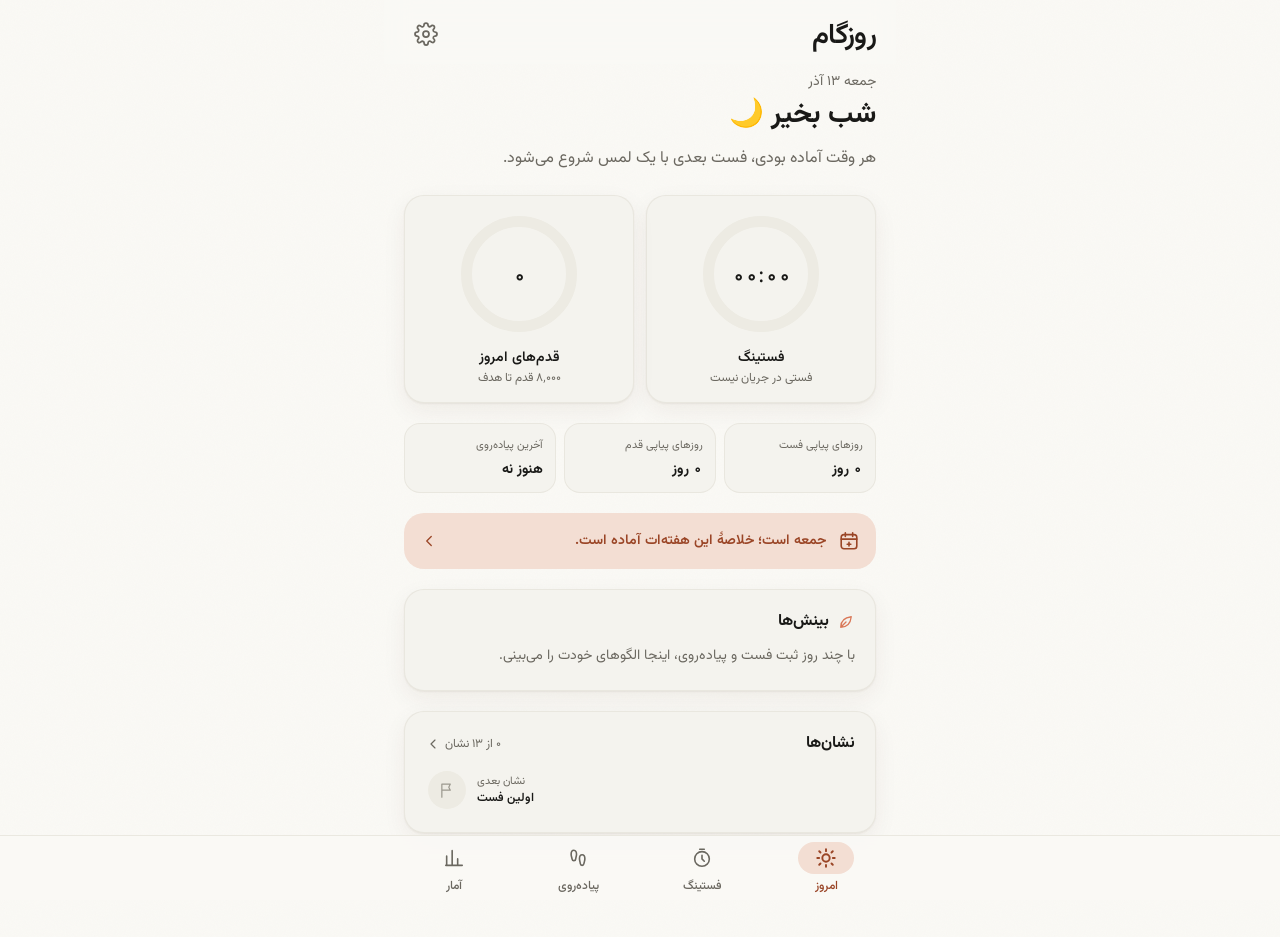
<file: index.html>
<!doctype html>
<html lang="fa" dir="rtl">
  <head>
    <meta charset="UTF-8" />
    <meta name="viewport" content="width=device-width, initial-scale=1, viewport-fit=cover" />
    <meta name="theme-color" content="#FAF9F5" media="(prefers-color-scheme: light)" />
    <meta name="theme-color" content="#1F1E1B" media="(prefers-color-scheme: dark)" />
    <meta name="description" content="روزگام — همراه آرام فستینگ و پیاده‌روی، آفلاین و شخصی" />
    <link rel="icon" href="./favicon.ico" sizes="48x48" />
    <link rel="icon" href="./favicon.svg" type="image/svg+xml" />
    <link rel="apple-touch-icon" href="./apple-touch-icon-180x180.png" />
    <meta name="apple-mobile-web-app-capable" content="yes" />
    <meta name="apple-mobile-web-app-status-bar-style" content="default" />
    <meta name="apple-mobile-web-app-title" content="روزگام" />
    <title>روزگام</title>
    <script>
      // Apply the saved theme and language before first paint so nothing flashes.
      try {
        var p = JSON.parse(localStorage.getItem('roozgam:prefs') || '{}');
        if (p.theme === 'light' || p.theme === 'dark') document.documentElement.dataset.theme = p.theme;
        if (p.locale === 'en') { document.documentElement.lang = 'en'; document.documentElement.dir = 'ltr'; }
      } catch (e) {}
    </script>
    <script type="module" crossorigin src="./assets/index-BgxnUmrh.js"></script>
    <link rel="stylesheet" crossorigin href="./assets/index-DgGo2Ivh.css">
  <link rel="manifest" href="./manifest.webmanifest"></head>
  <body>
    <div id="root"></div>
  </body>
</html>
</file>
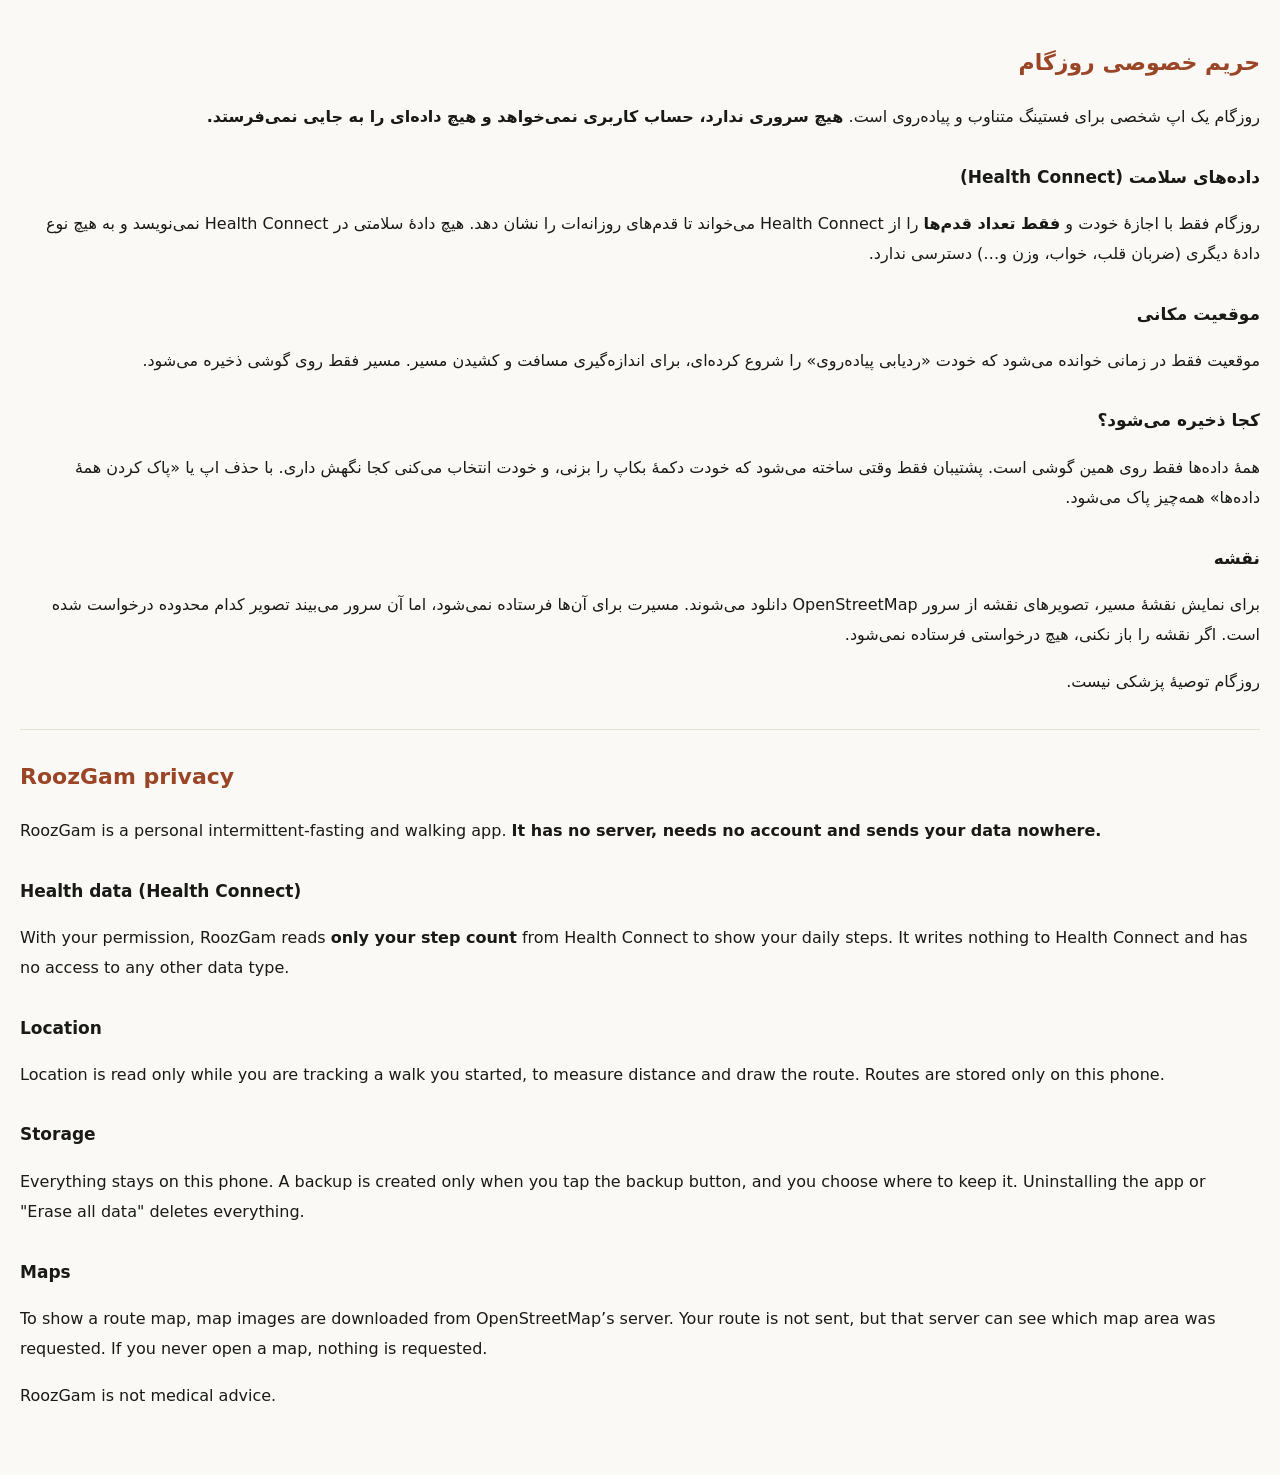
<file: privacypolicy.html>
<!doctype html>
<html lang="fa" dir="rtl">
  <head>
    <meta charset="utf-8" />
    <meta name="viewport" content="width=device-width, initial-scale=1" />
    <title>حریم خصوصی روزگام — RoozGam privacy</title>
    <style>
      body { margin: 0; padding: 24px 20px 48px; background: #faf9f5; color: #191917; font: 16px/1.9 system-ui, sans-serif; }
      h1 { color: #9a4526; font-size: 22px; }
      h2 { font-size: 17px; margin-top: 28px; }
      section + section { border-top: 1px solid #e3e0d6; margin-top: 32px; padding-top: 8px; }
      @media (prefers-color-scheme: dark) { body { background: #1f1e1b; color: #f3f1ea; } h1 { color: #f0a98c; } }
    </style>
  </head>
  <body>
    <section>
      <h1>حریم خصوصی روزگام</h1>
      <p>روزگام یک اپ شخصی برای فستینگ متناوب و پیاده‌روی است. <strong>هیچ سروری ندارد، حساب کاربری نمی‌خواهد و هیچ داده‌ای را به جایی نمی‌فرستد.</strong></p>
      <h2>داده‌های سلامت (Health Connect)</h2>
      <p>روزگام فقط با اجازهٔ خودت و <strong>فقط تعداد قدم‌ها</strong> را از Health Connect می‌خواند تا قدم‌های روزانه‌ات را نشان دهد. هیچ دادهٔ سلامتی در Health Connect نمی‌نویسد و به هیچ نوع دادهٔ دیگری (ضربان قلب، خواب، وزن و…) دسترسی ندارد.</p>
      <h2>موقعیت مکانی</h2>
      <p>موقعیت فقط در زمانی خوانده می‌شود که خودت «ردیابی پیاده‌روی» را شروع کرده‌ای، برای اندازه‌گیری مسافت و کشیدن مسیر. مسیر فقط روی گوشی ذخیره می‌شود.</p>
      <h2>کجا ذخیره می‌شود؟</h2>
      <p>همهٔ داده‌ها فقط روی همین گوشی است. پشتیبان فقط وقتی ساخته می‌شود که خودت دکمهٔ بکاپ را بزنی، و خودت انتخاب می‌کنی کجا نگهش داری. با حذف اپ یا «پاک کردن همهٔ داده‌ها» همه‌چیز پاک می‌شود.</p>
      <h2>نقشه</h2>
      <p>برای نمایش نقشهٔ مسیر، تصویرهای نقشه از سرور OpenStreetMap دانلود می‌شوند. مسیرت برای آن‌ها فرستاده نمی‌شود، اما آن سرور می‌بیند تصویر کدام محدوده درخواست شده است. اگر نقشه را باز نکنی، هیچ درخواستی فرستاده نمی‌شود.</p>
      <p>روزگام توصیهٔ پزشکی نیست.</p>
    </section>
    <section dir="ltr" lang="en">
      <h1>RoozGam privacy</h1>
      <p>RoozGam is a personal intermittent-fasting and walking app. <strong>It has no server, needs no account and sends your data nowhere.</strong></p>
      <h2>Health data (Health Connect)</h2>
      <p>With your permission, RoozGam reads <strong>only your step count</strong> from Health Connect to show your daily steps. It writes nothing to Health Connect and has no access to any other data type.</p>
      <h2>Location</h2>
      <p>Location is read only while you are tracking a walk you started, to measure distance and draw the route. Routes are stored only on this phone.</p>
      <h2>Storage</h2>
      <p>Everything stays on this phone. A backup is created only when you tap the backup button, and you choose where to keep it. Uninstalling the app or "Erase all data" deletes everything.</p>
      <h2>Maps</h2>
      <p>To show a route map, map images are downloaded from OpenStreetMap’s server. Your route is not sent, but that server can see which map area was requested. If you never open a map, nothing is requested.</p>
      <p>RoozGam is not medical advice.</p>
    </section>
  </body>
</html>
</file>
<file: assets/index-DgGo2Ivh.css>
/*! tailwindcss v4.3.5 | MIT License | https://tailwindcss.com */
@layer properties{@supports (((-webkit-hyphens:none)) and (not (margin-trim:block))) or ((-moz-orient:inline) and (not (color:rgb(from red r g b)))){*,:before,:after,::backdrop{--tw-scale-x:1;--tw-scale-y:1;--tw-scale-z:1;--tw-rotate-x:initial;--tw-rotate-y:initial;--tw-rotate-z:initial;--tw-skew-x:initial;--tw-skew-y:initial;--tw-space-y-reverse:0;--tw-divide-y-reverse:0;--tw-border-style:solid;--tw-leading:initial;--tw-font-weight:initial;--tw-tracking:initial;--tw-ordinal:initial;--tw-slashed-zero:initial;--tw-numeric-figure:initial;--tw-numeric-spacing:initial;--tw-numeric-fraction:initial;--tw-shadow:0 0 #0000;--tw-shadow-color:initial;--tw-shadow-alpha:100%;--tw-inset-shadow:0 0 #0000;--tw-inset-shadow-color:initial;--tw-inset-shadow-alpha:100%;--tw-ring-color:initial;--tw-ring-shadow:0 0 #0000;--tw-inset-ring-color:initial;--tw-inset-ring-shadow:0 0 #0000;--tw-ring-inset:initial;--tw-ring-offset-width:0px;--tw-ring-offset-color:#fff;--tw-ring-offset-shadow:0 0 #0000;--tw-outline-style:solid;--tw-blur:initial;--tw-brightness:initial;--tw-contrast:initial;--tw-grayscale:initial;--tw-hue-rotate:initial;--tw-invert:initial;--tw-opacity:initial;--tw-saturate:initial;--tw-sepia:initial;--tw-drop-shadow:initial;--tw-drop-shadow-color:initial;--tw-drop-shadow-alpha:100%;--tw-drop-shadow-size:initial;--tw-backdrop-blur:initial;--tw-backdrop-brightness:initial;--tw-backdrop-contrast:initial;--tw-backdrop-grayscale:initial;--tw-backdrop-hue-rotate:initial;--tw-backdrop-invert:initial;--tw-backdrop-opacity:initial;--tw-backdrop-saturate:initial;--tw-backdrop-sepia:initial;--tw-duration:initial}}}@layer theme{:root,:host{--font-sans:"Vazirmatn Variable", system-ui, sans-serif;--font-mono:ui-monospace, SFMono-Regular, Menlo, Monaco, Consolas, "Liberation Mono", "Courier New", monospace;--color-black:#000;--spacing:.25rem;--container-xs:20rem;--container-sm:24rem;--container-md:28rem;--container-lg:32rem;--text-xs--line-height:calc(1 / .75);--text-sm--line-height:calc(1.25 / .875);--text-base--line-height:calc(1.5 / 1);--text-lg--line-height:calc(1.75 / 1.125);--text-xl--line-height:calc(1.75 / 1.25);--font-weight-normal:400;--font-weight-medium:500;--font-weight-semibold:600;--font-weight-bold:700;--tracking-tight:-.025em;--leading-tight:1.25;--animate-pulse:pulse 2s cubic-bezier(.4, 0, .6, 1) infinite;--blur-md:12px;--default-transition-duration:.15s;--default-transition-timing-function:cubic-bezier(.4, 0, .2, 1);--default-font-family:"Vazirmatn Variable", system-ui, sans-serif;--default-mono-font-family:var(--font-mono)}}@layer base{*,:after,:before,::backdrop{box-sizing:border-box;border:0 solid;margin:0;padding:0}::file-selector-button{box-sizing:border-box;border:0 solid;margin:0;padding:0}html,:host{-webkit-text-size-adjust:100%;tab-size:4;line-height:1.5;font-family:var(--default-font-family,-apple-system, BlinkMacSystemFont, "Segoe UI", Roboto, "Helvetica Neue", "Noto Sans", Arial, sans-serif, "Apple Color Emoji", "Segoe UI Emoji", "Segoe UI Symbol", "Noto Color Emoji");font-feature-settings:var(--default-font-feature-settings,normal);font-variation-settings:var(--default-font-variation-settings,normal);-webkit-tap-highlight-color:transparent}hr{height:0;color:inherit;border-top-width:1px}abbr:where([title]){-webkit-text-decoration:underline dotted;text-decoration:underline dotted}h1,h2,h3,h4,h5,h6{font-size:inherit;font-weight:inherit}a{color:inherit;-webkit-text-decoration:inherit;-webkit-text-decoration:inherit;-webkit-text-decoration:inherit;-webkit-text-decoration:inherit;text-decoration:inherit}b,strong{font-weight:bolder}code,kbd,samp,pre{font-family:var(--default-mono-font-family,ui-monospace, SFMono-Regular, Menlo, Monaco, Consolas, "Liberation Mono", "Courier New", monospace);font-feature-settings:var(--default-mono-font-feature-settings,normal);font-variation-settings:var(--default-mono-font-variation-settings,normal);font-size:1em}small{font-size:80%}sub,sup{vertical-align:baseline;font-size:75%;line-height:0;position:relative}sub{bottom:-.25em}sup{top:-.5em}table{text-indent:0;border-color:inherit;border-collapse:collapse}:-moz-focusring:where(:not(iframe)){outline:auto}progress{vertical-align:baseline}summary{display:list-item}ol,ul,menu{list-style:none}img,svg,video,canvas,audio,iframe,embed,object{vertical-align:middle;display:block}img,video{max-width:100%;height:auto}button,input,select,optgroup,textarea{font:inherit;font-feature-settings:inherit;font-variation-settings:inherit;letter-spacing:inherit;color:inherit;opacity:1;background-color:#0000;border-radius:0}::file-selector-button{font:inherit;font-feature-settings:inherit;font-variation-settings:inherit;letter-spacing:inherit;color:inherit;opacity:1;background-color:#0000;border-radius:0}:where(select:is([multiple],[size])) optgroup{font-weight:bolder}:where(select:is([multiple],[size])) optgroup option{padding-inline-start:20px}::file-selector-button{margin-inline-end:4px}::placeholder{opacity:1}@supports (not ((-webkit-appearance:-apple-pay-button))) or (contain-intrinsic-size:1px){::placeholder{color:currentColor}@supports (color:color-mix(in lab, red, red)){::placeholder{color:color-mix(in oklab, currentcolor 50%, transparent)}}}textarea{resize:vertical}::-webkit-search-decoration{-webkit-appearance:none}::-webkit-date-and-time-value{min-height:1lh;text-align:inherit}::-webkit-datetime-edit{display:inline-flex}::-webkit-datetime-edit-fields-wrapper{padding:0}::-webkit-datetime-edit{padding-block:0}::-webkit-datetime-edit-year-field{padding-block:0}::-webkit-datetime-edit-month-field{padding-block:0}::-webkit-datetime-edit-day-field{padding-block:0}::-webkit-datetime-edit-hour-field{padding-block:0}::-webkit-datetime-edit-minute-field{padding-block:0}::-webkit-datetime-edit-second-field{padding-block:0}::-webkit-datetime-edit-millisecond-field{padding-block:0}::-webkit-datetime-edit-meridiem-field{padding-block:0}::-webkit-calendar-picker-indicator{line-height:1}:-moz-ui-invalid{box-shadow:none}button,input:where([type=button],[type=reset],[type=submit]){appearance:button}::file-selector-button{appearance:button}::-webkit-inner-spin-button{height:auto}::-webkit-outer-spin-button{height:auto}[hidden]:where(:not([hidden=until-found])){display:none!important}}@layer components;@layer utilities{.pointer-events-auto{pointer-events:auto}.pointer-events-none{pointer-events:none}.visible{visibility:visible}.absolute{position:absolute}.fixed{position:fixed}.relative{position:relative}.static{position:static}.sticky{position:sticky}.inset-0{inset:0}.inset-x-0{inset-inline:0}.inset-y-0{inset-block:0}.start-0{inset-inline-start:calc(var(--spacing) * 0)}.-end-12{inset-inline-end:calc(var(--spacing) * -12)}.end-0{inset-inline-end:calc(var(--spacing) * 0)}.end-4{inset-inline-end:calc(var(--spacing) * 4)}.end-11{inset-inline-end:calc(var(--spacing) * 11)}.-top-2\.5{top:calc(var(--spacing) * -2.5)}.top-0{top:0}.-bottom-3{bottom:calc(var(--spacing) * -3)}.bottom-0{bottom:0}.z-10{z-index:10}.z-30{z-index:30}.z-40{z-index:40}.z-50{z-index:50}.col-span-2{grid-column:span 2/span 2}.m-0{margin:0}.mx-5{margin-inline:calc(var(--spacing) * 5)}.mx-auto{margin-inline:auto}.ms-2{margin-inline-start:calc(var(--spacing) * 2)}.ms-auto{margin-inline-start:auto}.me-11{margin-inline-end:calc(var(--spacing) * 11)}.mt-0\.5{margin-top:calc(var(--spacing) * .5)}.mt-1{margin-top:var(--spacing)}.mt-1\.5{margin-top:calc(var(--spacing) * 1.5)}.mt-2{margin-top:calc(var(--spacing) * 2)}.mt-2\.5{margin-top:calc(var(--spacing) * 2.5)}.mt-3{margin-top:calc(var(--spacing) * 3)}.mt-4{margin-top:calc(var(--spacing) * 4)}.mt-5{margin-top:calc(var(--spacing) * 5)}.mt-6{margin-top:calc(var(--spacing) * 6)}.mb-1{margin-bottom:var(--spacing)}.mb-1\.5{margin-bottom:calc(var(--spacing) * 1.5)}.mb-2{margin-bottom:calc(var(--spacing) * 2)}.mb-2\.5{margin-bottom:calc(var(--spacing) * 2.5)}.mb-3{margin-bottom:calc(var(--spacing) * 3)}.mb-4{margin-bottom:calc(var(--spacing) * 4)}.mb-5{margin-bottom:calc(var(--spacing) * 5)}.block{display:block}.flex{display:flex}.grid{display:grid}.hidden{display:none}.inline{display:inline}.inline-flex{display:inline-flex}.inline-grid{display:inline-grid}.table{display:table}.aspect-square{aspect-ratio:1}.size-2\.5{width:calc(var(--spacing) * 2.5);height:calc(var(--spacing) * 2.5)}.size-3{width:calc(var(--spacing) * 3);height:calc(var(--spacing) * 3)}.size-5{width:calc(var(--spacing) * 5);height:calc(var(--spacing) * 5)}.size-7{width:calc(var(--spacing) * 7);height:calc(var(--spacing) * 7)}.size-10{width:calc(var(--spacing) * 10);height:calc(var(--spacing) * 10)}.size-11{width:calc(var(--spacing) * 11);height:calc(var(--spacing) * 11)}.size-14{width:calc(var(--spacing) * 14);height:calc(var(--spacing) * 14)}.h-0{height:0}.h-1\.5{height:calc(var(--spacing) * 1.5)}.h-2{height:calc(var(--spacing) * 2)}.h-2\.5{height:calc(var(--spacing) * 2.5)}.h-8{height:calc(var(--spacing) * 8)}.h-64{height:calc(var(--spacing) * 64)}.h-full{height:100%}.max-h-\[75dvh\]{max-height:75dvh}.min-h-5{min-height:calc(var(--spacing) * 5)}.min-h-6{min-height:calc(var(--spacing) * 6)}.min-h-11{min-height:calc(var(--spacing) * 11)}.min-h-12{min-height:calc(var(--spacing) * 12)}.min-h-14{min-height:calc(var(--spacing) * 14)}.min-h-16{min-height:calc(var(--spacing) * 16)}.min-h-\[60dvh\]{min-height:60dvh}.min-h-\[76px\]{min-height:76px}.min-h-dvh{min-height:100dvh}.w-4{width:calc(var(--spacing) * 4)}.w-10{width:calc(var(--spacing) * 10)}.w-14{width:calc(var(--spacing) * 14)}.w-24{width:calc(var(--spacing) * 24)}.w-52{width:calc(var(--spacing) * 52)}.w-full{width:100%}.max-w-6{max-width:calc(var(--spacing) * 6)}.max-w-\[180px\]{max-width:180px}.max-w-lg{max-width:var(--container-lg)}.max-w-md{max-width:var(--container-md)}.max-w-sm{max-width:var(--container-sm)}.max-w-xs{max-width:var(--container-xs)}.min-w-0{min-width:0}.flex-1{flex:1}.shrink-0{flex-shrink:0}.scale-110{--tw-scale-x:110%;--tw-scale-y:110%;--tw-scale-z:110%;scale:var(--tw-scale-x) var(--tw-scale-y)}.-rotate-90{rotate:-90deg}.transform{transform:var(--tw-rotate-x, ) var(--tw-rotate-y, ) var(--tw-rotate-z, ) var(--tw-skew-x, ) var(--tw-skew-y, )}.animate-pulse{animation:var(--animate-pulse)}.cursor-pointer{cursor:pointer}.resize-none{resize:none}.scroll-mt-20{scroll-margin-top:calc(var(--spacing) * 20)}.grid-cols-2{grid-template-columns:repeat(2,minmax(0,1fr))}.grid-cols-3{grid-template-columns:repeat(3,minmax(0,1fr))}.grid-cols-4{grid-template-columns:repeat(4,minmax(0,1fr))}.grid-cols-7{grid-template-columns:repeat(7,minmax(0,1fr))}.flex-col{flex-direction:column}.flex-wrap{flex-wrap:wrap}.place-items-center{place-items:center}.content-center{align-content:center}.items-baseline{align-items:baseline}.items-center{align-items:center}.items-end{align-items:flex-end}.items-start{align-items:flex-start}.justify-between{justify-content:space-between}.justify-center{justify-content:center}.justify-end{justify-content:flex-end}.gap-1{gap:var(--spacing)}.gap-1\.5{gap:calc(var(--spacing) * 1.5)}.gap-2{gap:calc(var(--spacing) * 2)}.gap-3{gap:calc(var(--spacing) * 3)}.gap-\[2px\]{gap:2px}:where(.space-y-1\.5>:not(:last-child)){--tw-space-y-reverse:0;margin-block-start:calc(calc(var(--spacing) * 1.5) * var(--tw-space-y-reverse));margin-block-end:calc(calc(var(--spacing) * 1.5) * calc(1 - var(--tw-space-y-reverse)))}:where(.space-y-2>:not(:last-child)){--tw-space-y-reverse:0;margin-block-start:calc(calc(var(--spacing) * 2) * var(--tw-space-y-reverse));margin-block-end:calc(calc(var(--spacing) * 2) * calc(1 - var(--tw-space-y-reverse)))}:where(.space-y-3>:not(:last-child)){--tw-space-y-reverse:0;margin-block-start:calc(calc(var(--spacing) * 3) * var(--tw-space-y-reverse));margin-block-end:calc(calc(var(--spacing) * 3) * calc(1 - var(--tw-space-y-reverse)))}:where(.space-y-4>:not(:last-child)){--tw-space-y-reverse:0;margin-block-start:calc(calc(var(--spacing) * 4) * var(--tw-space-y-reverse));margin-block-end:calc(calc(var(--spacing) * 4) * calc(1 - var(--tw-space-y-reverse)))}:where(.space-y-5>:not(:last-child)){--tw-space-y-reverse:0;margin-block-start:calc(calc(var(--spacing) * 5) * var(--tw-space-y-reverse));margin-block-end:calc(calc(var(--spacing) * 5) * calc(1 - var(--tw-space-y-reverse)))}.gap-x-3{column-gap:calc(var(--spacing) * 3)}.gap-y-4{row-gap:calc(var(--spacing) * 4)}:where(.divide-y>:not(:last-child)){--tw-divide-y-reverse:0;border-bottom-style:var(--tw-border-style);border-top-style:var(--tw-border-style);border-top-width:calc(1px * var(--tw-divide-y-reverse));border-bottom-width:calc(1px * calc(1 - var(--tw-divide-y-reverse)))}:where(.divide-border\/70>:not(:last-child)){border-color:var(--rg-border)}@supports (color:color-mix(in lab, red, red)){:where(.divide-border\/70>:not(:last-child)){border-color:color-mix(in oklab, var(--rg-border) 70%, transparent)}}.truncate{text-overflow:ellipsis;white-space:nowrap;overflow:hidden}.overflow-hidden{overflow:hidden}.overflow-visible{overflow:visible}.overflow-y-auto{overflow-y:auto}.rounded{border-radius:.25rem}.rounded-\[3px\]{border-radius:3px}.rounded-\[8px\]{border-radius:8px}.rounded-\[10px\]{border-radius:10px}.rounded-\[14px\]{border-radius:14px}.rounded-\[16px\]{border-radius:16px}.rounded-\[20px\]{border-radius:20px}.rounded-\[28px\]{border-radius:28px}.rounded-full{border-radius:2147483647px}.rounded-t-\[4px\]{border-top-left-radius:4px;border-top-right-radius:4px}.rounded-t-\[28px\]{border-top-left-radius:28px;border-top-right-radius:28px}.border{border-style:var(--tw-border-style);border-width:1px}.border-t{border-top-style:var(--tw-border-style);border-top-width:1px}.border-t-2{border-top-style:var(--tw-border-style);border-top-width:2px}.border-dashed{--tw-border-style:dashed;border-style:dashed}.border-border,.border-border\/60{border-color:var(--rg-border)}@supports (color:color-mix(in lab, red, red)){.border-border\/60{border-color:color-mix(in oklab, var(--rg-border) 60%, transparent)}}.border-border\/70{border-color:var(--rg-border)}@supports (color:color-mix(in lab, red, red)){.border-border\/70{border-color:color-mix(in oklab, var(--rg-border) 70%, transparent)}}.border-primary-ink\/70{border-color:var(--rg-primary-ink)}@supports (color:color-mix(in lab, red, red)){.border-primary-ink\/70{border-color:color-mix(in oklab, var(--rg-primary-ink) 70%, transparent)}}.\!bg-danger{background-color:var(--rg-danger)!important}.bg-bg,.bg-bg\/85{background-color:var(--rg-bg)}@supports (color:color-mix(in lab, red, red)){.bg-bg\/85{background-color:color-mix(in oklab, var(--rg-bg) 85%, transparent)}}.bg-bg\/90{background-color:var(--rg-bg)}@supports (color:color-mix(in lab, red, red)){.bg-bg\/90{background-color:color-mix(in oklab, var(--rg-bg) 90%, transparent)}}.bg-black\/30{background-color:#0000004d}@supports (color:color-mix(in lab, red, red)){.bg-black\/30{background-color:color-mix(in oklab, var(--color-black) 30%, transparent)}}.bg-border{background-color:var(--rg-border)}.bg-danger,.bg-danger\/10{background-color:var(--rg-danger)}@supports (color:color-mix(in lab, red, red)){.bg-danger\/10{background-color:color-mix(in oklab, var(--rg-danger) 10%, transparent)}}.bg-faint{background-color:var(--rg-text-faint)}.bg-primary{background-color:var(--rg-primary)}.bg-primary-soft{background-color:var(--rg-primary-soft)}.bg-primary-strong{background-color:var(--rg-primary-strong)}.bg-secondary{background-color:var(--rg-secondary)}.bg-secondary-soft{background-color:var(--rg-secondary-soft)}.bg-success{background-color:var(--rg-success)}.bg-surface{background-color:var(--rg-surface)}.bg-surface-2{background-color:var(--rg-surface-2)}.bg-warning{background-color:var(--rg-warning)}.\!p-4{padding:calc(var(--spacing) * 4)!important}.p-1{padding:var(--spacing)}.p-3{padding:calc(var(--spacing) * 3)}.p-3\.5{padding:calc(var(--spacing) * 3.5)}.p-4{padding:calc(var(--spacing) * 4)}.p-5{padding:calc(var(--spacing) * 5)}.p-6{padding:calc(var(--spacing) * 6)}.\!px-2{padding-inline:calc(var(--spacing) * 2)!important}.px-2{padding-inline:calc(var(--spacing) * 2)}.px-2\.5{padding-inline:calc(var(--spacing) * 2.5)}.px-3{padding-inline:calc(var(--spacing) * 3)}.px-4{padding-inline:calc(var(--spacing) * 4)}.px-5{padding-inline:calc(var(--spacing) * 5)}.px-6{padding-inline:calc(var(--spacing) * 6)}.py-1{padding-block:var(--spacing)}.py-1\.5{padding-block:calc(var(--spacing) * 1.5)}.py-2\.5{padding-block:calc(var(--spacing) * 2.5)}.py-3{padding-block:calc(var(--spacing) * 3)}.py-10{padding-block:calc(var(--spacing) * 10)}.ps-1{padding-inline-start:var(--spacing)}.pt-1{padding-top:var(--spacing)}.pt-2{padding-top:calc(var(--spacing) * 2)}.pt-3{padding-top:calc(var(--spacing) * 3)}.pt-4{padding-top:calc(var(--spacing) * 4)}.pb-1{padding-bottom:var(--spacing)}.pb-2{padding-bottom:calc(var(--spacing) * 2)}.text-center{text-align:center}.text-end{text-align:end}.text-start{text-align:start}.font-serif{font-family:Lora Variable,Vazirmatn Variable,Georgia,serif}.text-base{font-size:16px;line-height:var(--tw-leading,var(--text-base--line-height))}.text-lg{font-size:20px;line-height:var(--tw-leading,var(--text-lg--line-height))}.text-sm{font-size:14px;line-height:var(--tw-leading,var(--text-sm--line-height))}.text-xl{font-size:28px;line-height:var(--tw-leading,var(--text-xl--line-height))}.text-xs{font-size:12px;line-height:var(--tw-leading,var(--text-xs--line-height))}.text-\[11px\]{font-size:11px}.text-\[28px\]{font-size:28px}.text-\[40px\]{font-size:40px}.text-\[44px\]{font-size:44px}.text-\[56px\]{font-size:56px}.leading-5{--tw-leading:calc(var(--spacing) * 5);line-height:calc(var(--spacing) * 5)}.leading-6{--tw-leading:calc(var(--spacing) * 6);line-height:calc(var(--spacing) * 6)}.leading-7{--tw-leading:calc(var(--spacing) * 7);line-height:calc(var(--spacing) * 7)}.leading-8{--tw-leading:calc(var(--spacing) * 8);line-height:calc(var(--spacing) * 8)}.leading-none{--tw-leading:1;line-height:1}.leading-tight{--tw-leading:var(--leading-tight);line-height:var(--leading-tight)}.font-bold{--tw-font-weight:var(--font-weight-bold);font-weight:var(--font-weight-bold)}.font-medium{--tw-font-weight:var(--font-weight-medium);font-weight:var(--font-weight-medium)}.font-normal{--tw-font-weight:var(--font-weight-normal);font-weight:var(--font-weight-normal)}.font-semibold{--tw-font-weight:var(--font-weight-semibold);font-weight:var(--font-weight-semibold)}.tracking-tight{--tw-tracking:var(--tracking-tight);letter-spacing:var(--tracking-tight)}.whitespace-nowrap{white-space:nowrap}.\!text-danger{color:var(--rg-danger)!important}.text-\[\#FAF9F5\]{color:#faf9f5}.text-danger{color:var(--rg-danger)}.text-faint{color:var(--rg-text-faint)}.text-muted{color:var(--rg-text-muted)}.text-on-primary{color:var(--rg-on-primary)}.text-primary{color:var(--rg-primary)}.text-primary-ink{color:var(--rg-primary-ink)}.text-success{color:var(--rg-success)}.text-text,.text-text\/70{color:var(--rg-text)}@supports (color:color-mix(in lab, red, red)){.text-text\/70{color:color-mix(in oklab, var(--rg-text) 70%, transparent)}}.tabular-nums{--tw-numeric-spacing:tabular-nums;font-variant-numeric:var(--tw-ordinal, ) var(--tw-slashed-zero, ) var(--tw-numeric-figure, ) var(--tw-numeric-spacing, ) var(--tw-numeric-fraction, )}.accent-\[var\(--rg-danger\)\]{accent-color:var(--rg-danger)}.accent-\[var\(--rg-primary-strong\)\]{accent-color:var(--rg-primary-strong)}.opacity-35{opacity:.35}.opacity-60{opacity:.6}.opacity-80{opacity:.8}.opacity-\[0\.10\]{opacity:.1}.shadow-soft{--tw-shadow:var(--rg-shadow);box-shadow:var(--tw-inset-shadow), var(--tw-inset-ring-shadow), var(--tw-ring-offset-shadow), var(--tw-ring-shadow), var(--tw-shadow)}.ring{--tw-ring-shadow:var(--tw-ring-inset, ) 0 0 0 calc(1px + var(--tw-ring-offset-width)) var(--tw-ring-color,currentcolor);box-shadow:var(--tw-inset-shadow), var(--tw-inset-ring-shadow), var(--tw-ring-offset-shadow), var(--tw-ring-shadow), var(--tw-shadow)}.ring-2{--tw-ring-shadow:var(--tw-ring-inset, ) 0 0 0 calc(2px + var(--tw-ring-offset-width)) var(--tw-ring-color,currentcolor);box-shadow:var(--tw-inset-shadow), var(--tw-inset-ring-shadow), var(--tw-ring-offset-shadow), var(--tw-ring-shadow), var(--tw-shadow)}.ring-primary-strong{--tw-ring-color:var(--rg-primary-strong)}.ring-text\/60{--tw-ring-color:var(--rg-text)}@supports (color:color-mix(in lab, red, red)){.ring-text\/60{--tw-ring-color:color-mix(in oklab, var(--rg-text) 60%, transparent)}}.ring-offset-1{--tw-ring-offset-width:1px;--tw-ring-offset-shadow:var(--tw-ring-inset, ) 0 0 0 var(--tw-ring-offset-width) var(--tw-ring-offset-color)}.ring-offset-2{--tw-ring-offset-width:2px;--tw-ring-offset-shadow:var(--tw-ring-inset, ) 0 0 0 var(--tw-ring-offset-width) var(--tw-ring-offset-color)}.ring-offset-bg{--tw-ring-offset-color:var(--rg-bg)}.ring-offset-surface{--tw-ring-offset-color:var(--rg-surface)}.outline{outline-style:var(--tw-outline-style);outline-width:1px}.blur{--tw-blur:blur(8px);filter:var(--tw-blur, ) var(--tw-brightness, ) var(--tw-contrast, ) var(--tw-grayscale, ) var(--tw-hue-rotate, ) var(--tw-invert, ) var(--tw-saturate, ) var(--tw-sepia, ) var(--tw-drop-shadow, )}.grayscale-\[35\%\]{--tw-grayscale:grayscale(35%);filter:var(--tw-blur, ) var(--tw-brightness, ) var(--tw-contrast, ) var(--tw-grayscale, ) var(--tw-hue-rotate, ) var(--tw-invert, ) var(--tw-saturate, ) var(--tw-sepia, ) var(--tw-drop-shadow, )}.filter{filter:var(--tw-blur, ) var(--tw-brightness, ) var(--tw-contrast, ) var(--tw-grayscale, ) var(--tw-hue-rotate, ) var(--tw-invert, ) var(--tw-saturate, ) var(--tw-sepia, ) var(--tw-drop-shadow, )}.backdrop-blur-md{--tw-backdrop-blur:blur(var(--blur-md));-webkit-backdrop-filter:var(--tw-backdrop-blur, ) var(--tw-backdrop-brightness, ) var(--tw-backdrop-contrast, ) var(--tw-backdrop-grayscale, ) var(--tw-backdrop-hue-rotate, ) var(--tw-backdrop-invert, ) var(--tw-backdrop-opacity, ) var(--tw-backdrop-saturate, ) var(--tw-backdrop-sepia, );backdrop-filter:var(--tw-backdrop-blur, ) var(--tw-backdrop-brightness, ) var(--tw-backdrop-contrast, ) var(--tw-backdrop-grayscale, ) var(--tw-backdrop-hue-rotate, ) var(--tw-backdrop-invert, ) var(--tw-backdrop-opacity, ) var(--tw-backdrop-saturate, ) var(--tw-backdrop-sepia, )}.transition{transition-property:color,background-color,border-color,outline-color,text-decoration-color,fill,stroke,--tw-gradient-from,--tw-gradient-via,--tw-gradient-to,opacity,box-shadow,transform,translate,scale,rotate,filter,-webkit-backdrop-filter,backdrop-filter,display,content-visibility,overlay,pointer-events;transition-timing-function:var(--tw-ease,var(--default-transition-timing-function));transition-duration:var(--tw-duration,var(--default-transition-duration))}.transition-\[filter\,background-color\,transform\]{transition-property:filter,background-color,transform;transition-timing-function:var(--tw-ease,var(--default-transition-timing-function));transition-duration:var(--tw-duration,var(--default-transition-duration))}.transition-\[height\]{transition-property:height;transition-timing-function:var(--tw-ease,var(--default-transition-timing-function));transition-duration:var(--tw-duration,var(--default-transition-duration))}.transition-\[transform\,background-color\]{transition-property:transform,background-color;transition-timing-function:var(--tw-ease,var(--default-transition-timing-function));transition-duration:var(--tw-duration,var(--default-transition-duration))}.transition-\[width\]{transition-property:width;transition-timing-function:var(--tw-ease,var(--default-transition-timing-function));transition-duration:var(--tw-duration,var(--default-transition-duration))}.transition-colors{transition-property:color,background-color,border-color,outline-color,text-decoration-color,fill,stroke,--tw-gradient-from,--tw-gradient-via,--tw-gradient-to;transition-timing-function:var(--tw-ease,var(--default-transition-timing-function));transition-duration:var(--tw-duration,var(--default-transition-duration))}.transition-transform{transition-property:transform,translate,scale,rotate;transition-timing-function:var(--tw-ease,var(--default-transition-timing-function));transition-duration:var(--tw-duration,var(--default-transition-duration))}.duration-150{--tw-duration:.15s;transition-duration:.15s}.duration-200{--tw-duration:.2s;transition-duration:.2s}.duration-300{--tw-duration:.3s;transition-duration:.3s}.outline-none{--tw-outline-style:none;outline-style:none}.placeholder\:text-base::placeholder{font-size:16px;line-height:var(--tw-leading,var(--text-base--line-height))}.placeholder\:text-faint::placeholder{color:var(--rg-text-faint)}@media (hover:hover){.hover\:bg-primary-soft\/60:hover{background-color:var(--rg-primary-soft)}@supports (color:color-mix(in lab, red, red)){.hover\:bg-primary-soft\/60:hover{background-color:color-mix(in oklab, var(--rg-primary-soft) 60%, transparent)}}.hover\:bg-surface-2:hover{background-color:var(--rg-surface-2)}}.active\:scale-95:active{--tw-scale-x:95%;--tw-scale-y:95%;--tw-scale-z:95%;scale:var(--tw-scale-x) var(--tw-scale-y)}.active\:scale-\[0\.98\]:active{scale:.98}.active\:bg-border:active{background-color:var(--rg-border)}.active\:bg-surface-2:active{background-color:var(--rg-surface-2)}.active\:brightness-95:active{--tw-brightness:brightness(95%);filter:var(--tw-blur, ) var(--tw-brightness, ) var(--tw-contrast, ) var(--tw-grayscale, ) var(--tw-hue-rotate, ) var(--tw-invert, ) var(--tw-saturate, ) var(--tw-sepia, ) var(--tw-drop-shadow, )}.disabled\:opacity-30:disabled{opacity:.3}.disabled\:opacity-40:disabled{opacity:.4}.disabled\:opacity-50:disabled{opacity:.5}.ltr\:rotate-180:where(:not(:lang(ae),:lang(ar),:lang(arc),:lang(bcc),:lang(bqi),:lang(ckb),:lang(dv),:lang(fa),:lang(glk),:lang(he),:lang(ku),:lang(mzn),:lang(nqo),:lang(pnb),:lang(ps),:lang(sd),:lang(ug),:lang(ur),:lang(yi)),[dir=ltr],[dir=ltr] *),.rtl\:rotate-180:where(:is(:lang(ae),:lang(ar),:lang(arc),:lang(bcc),:lang(bqi),:lang(ckb),:lang(dv),:lang(fa),:lang(glk),:lang(he),:lang(ku),:lang(mzn),:lang(nqo),:lang(pnb),:lang(ps),:lang(sd),:lang(ug),:lang(ur),:lang(yi)),[dir=rtl],[dir=rtl] *){rotate:180deg}}@font-face{font-family:Vazirmatn Variable;font-style:normal;font-display:swap;font-weight:100 900;src:url(./vazirmatn-arabic-wght-normal-Cafbb7Zc.woff2)format("woff2-variations");unicode-range:U+6??,U+750-77F,U+870-88E,U+890-891,U+897-8E1,U+8E3-8FF,U+200C-200E,U+2010-2011,U+204F,U+2E41,U+FB50-FDFF,U+FE70-FE74,U+FE76-FEFC}@font-face{font-family:Vazirmatn Variable;font-style:normal;font-display:swap;font-weight:100 900;src:url(./vazirmatn-latin-wght-normal-BFexNX-K.woff2)format("woff2-variations");unicode-range:U+??,U+131,U+152-153,U+2BB-2BC,U+2C6,U+2DA,U+2DC,U+304,U+308,U+329,U+2000-206F,U+20AC,U+2122,U+2191,U+2193,U+2212,U+2215,U+FEFF,U+FFFD}@font-face{font-family:Lora Variable;font-style:normal;font-display:swap;font-weight:400 700;src:url(./lora-latin-wght-normal-BiLcIKcI.woff2)format("woff2-variations");unicode-range:U+??,U+131,U+152-153,U+2BB-2BC,U+2C6,U+2DA,U+2DC,U+304,U+308,U+329,U+2000-206F,U+20AC,U+2122,U+2191,U+2193,U+2212,U+2215,U+FEFF,U+FFFD}:root{--lightningcss-light:initial;--lightningcss-dark: ;color-scheme:light;--rg-bg:#faf9f5;--rg-surface:#f4f3ee;--rg-surface-2:#edebe3;--rg-border:#e3e0d6;--rg-primary:#d97757;--rg-primary-strong:#c15f3c;--rg-primary-soft:#f3ded3;--rg-primary-ink:#9a4526;--rg-secondary:#b8865b;--rg-secondary-soft:#efe3d6;--rg-success:#7a8f5c;--rg-warning:#d4a44c;--rg-danger:#b5483a;--rg-text:#191917;--rg-text-muted:#6b6860;--rg-text-faint:#9c998f;--rg-on-primary:#fff;--rg-shadow:0 1px 2px #3c28140f, 0 8px 24px #3c28140f}:root[data-theme=dark]{--lightningcss-light: ;--lightningcss-dark:initial;color-scheme:dark;--rg-bg:#1f1e1b;--rg-surface:#2a2925;--rg-surface-2:#34332e;--rg-border:#3d3b35;--rg-primary:#e08a6a;--rg-primary-strong:#c96a48;--rg-primary-soft:#43302a;--rg-primary-ink:#f0a98c;--rg-secondary:#c99a70;--rg-secondary-soft:#3c332a;--rg-success:#9bb07a;--rg-warning:#e0b763;--rg-danger:#e07563;--rg-text:#f3f1ea;--rg-text-muted:#a9a59b;--rg-text-faint:#7d7a71;--rg-on-primary:#fff;--rg-shadow:0 1px 2px #00000040, 0 8px 24px #00000040}@media (prefers-color-scheme:dark){:root:not([data-theme=light]){--lightningcss-light: ;--lightningcss-dark:initial;color-scheme:dark;--rg-bg:#1f1e1b;--rg-surface:#2a2925;--rg-surface-2:#34332e;--rg-border:#3d3b35;--rg-primary:#e08a6a;--rg-primary-strong:#c96a48;--rg-primary-soft:#43302a;--rg-primary-ink:#f0a98c;--rg-secondary:#c99a70;--rg-secondary-soft:#3c332a;--rg-success:#9bb07a;--rg-warning:#e0b763;--rg-danger:#e07563;--rg-text:#f3f1ea;--rg-text-muted:#a9a59b;--rg-text-faint:#7d7a71;--rg-on-primary:#fff;--rg-shadow:0 1px 2px #00000040, 0 8px 24px #00000040}}html,body{background:var(--rg-bg);color:var(--rg-text);font-family:var(--font-sans);-webkit-tap-highlight-color:transparent;overscroll-behavior-y:none}body{background-image:url("data:image/svg+xml,%3Csvg xmlns='http://www.w3.org/2000/svg' width='160' height='160'%3E%3Cfilter id='n'%3E%3CfeTurbulence type='fractalNoise' baseFrequency='.9' numOctaves='2' stitchTiles='stitch'/%3E%3C/filter%3E%3Crect width='100%25' height='100%25' filter='url(%23n)' opacity='.025'/%3E%3C/svg%3E");min-height:100dvh}.tabular{font-variant-numeric:tabular-nums}:focus-visible{outline:2px solid var(--rg-primary-strong);outline-offset:2px}@media (prefers-reduced-motion:reduce){*,:before,:after{transition-duration:.01ms!important;animation-duration:.01ms!important}}@property --tw-scale-x{syntax:"*";inherits:false;initial-value:1}@property --tw-scale-y{syntax:"*";inherits:false;initial-value:1}@property --tw-scale-z{syntax:"*";inherits:false;initial-value:1}@property --tw-rotate-x{syntax:"*";inherits:false}@property --tw-rotate-y{syntax:"*";inherits:false}@property --tw-rotate-z{syntax:"*";inherits:false}@property --tw-skew-x{syntax:"*";inherits:false}@property --tw-skew-y{syntax:"*";inherits:false}@property --tw-space-y-reverse{syntax:"*";inherits:false;initial-value:0}@property --tw-divide-y-reverse{syntax:"*";inherits:false;initial-value:0}@property --tw-border-style{syntax:"*";inherits:false;initial-value:solid}@property --tw-leading{syntax:"*";inherits:false}@property --tw-font-weight{syntax:"*";inherits:false}@property --tw-tracking{syntax:"*";inherits:false}@property --tw-ordinal{syntax:"*";inherits:false}@property --tw-slashed-zero{syntax:"*";inherits:false}@property --tw-numeric-figure{syntax:"*";inherits:false}@property --tw-numeric-spacing{syntax:"*";inherits:false}@property --tw-numeric-fraction{syntax:"*";inherits:false}@property --tw-shadow{syntax:"*";inherits:false;initial-value:0 0 #0000}@property --tw-shadow-color{syntax:"*";inherits:false}@property --tw-shadow-alpha{syntax:"<percentage>";inherits:false;initial-value:100%}@property --tw-inset-shadow{syntax:"*";inherits:false;initial-value:0 0 #0000}@property --tw-inset-shadow-color{syntax:"*";inherits:false}@property --tw-inset-shadow-alpha{syntax:"<percentage>";inherits:false;initial-value:100%}@property --tw-ring-color{syntax:"*";inherits:false}@property --tw-ring-shadow{syntax:"*";inherits:false;initial-value:0 0 #0000}@property --tw-inset-ring-color{syntax:"*";inherits:false}@property --tw-inset-ring-shadow{syntax:"*";inherits:false;initial-value:0 0 #0000}@property --tw-ring-inset{syntax:"*";inherits:false}@property --tw-ring-offset-width{syntax:"<length>";inherits:false;initial-value:0}@property --tw-ring-offset-color{syntax:"*";inherits:false;initial-value:#fff}@property --tw-ring-offset-shadow{syntax:"*";inherits:false;initial-value:0 0 #0000}@property --tw-outline-style{syntax:"*";inherits:false;initial-value:solid}@property --tw-blur{syntax:"*";inherits:false}@property --tw-brightness{syntax:"*";inherits:false}@property --tw-contrast{syntax:"*";inherits:false}@property --tw-grayscale{syntax:"*";inherits:false}@property --tw-hue-rotate{syntax:"*";inherits:false}@property --tw-invert{syntax:"*";inherits:false}@property --tw-opacity{syntax:"*";inherits:false}@property --tw-saturate{syntax:"*";inherits:false}@property --tw-sepia{syntax:"*";inherits:false}@property --tw-drop-shadow{syntax:"*";inherits:false}@property --tw-drop-shadow-color{syntax:"*";inherits:false}@property --tw-drop-shadow-alpha{syntax:"<percentage>";inherits:false;initial-value:100%}@property --tw-drop-shadow-size{syntax:"*";inherits:false}@property --tw-backdrop-blur{syntax:"*";inherits:false}@property --tw-backdrop-brightness{syntax:"*";inherits:false}@property --tw-backdrop-contrast{syntax:"*";inherits:false}@property --tw-backdrop-grayscale{syntax:"*";inherits:false}@property --tw-backdrop-hue-rotate{syntax:"*";inherits:false}@property --tw-backdrop-invert{syntax:"*";inherits:false}@property --tw-backdrop-opacity{syntax:"*";inherits:false}@property --tw-backdrop-saturate{syntax:"*";inherits:false}@property --tw-backdrop-sepia{syntax:"*";inherits:false}@property --tw-duration{syntax:"*";inherits:false}@keyframes pulse{50%{opacity:.5}}
</file>
